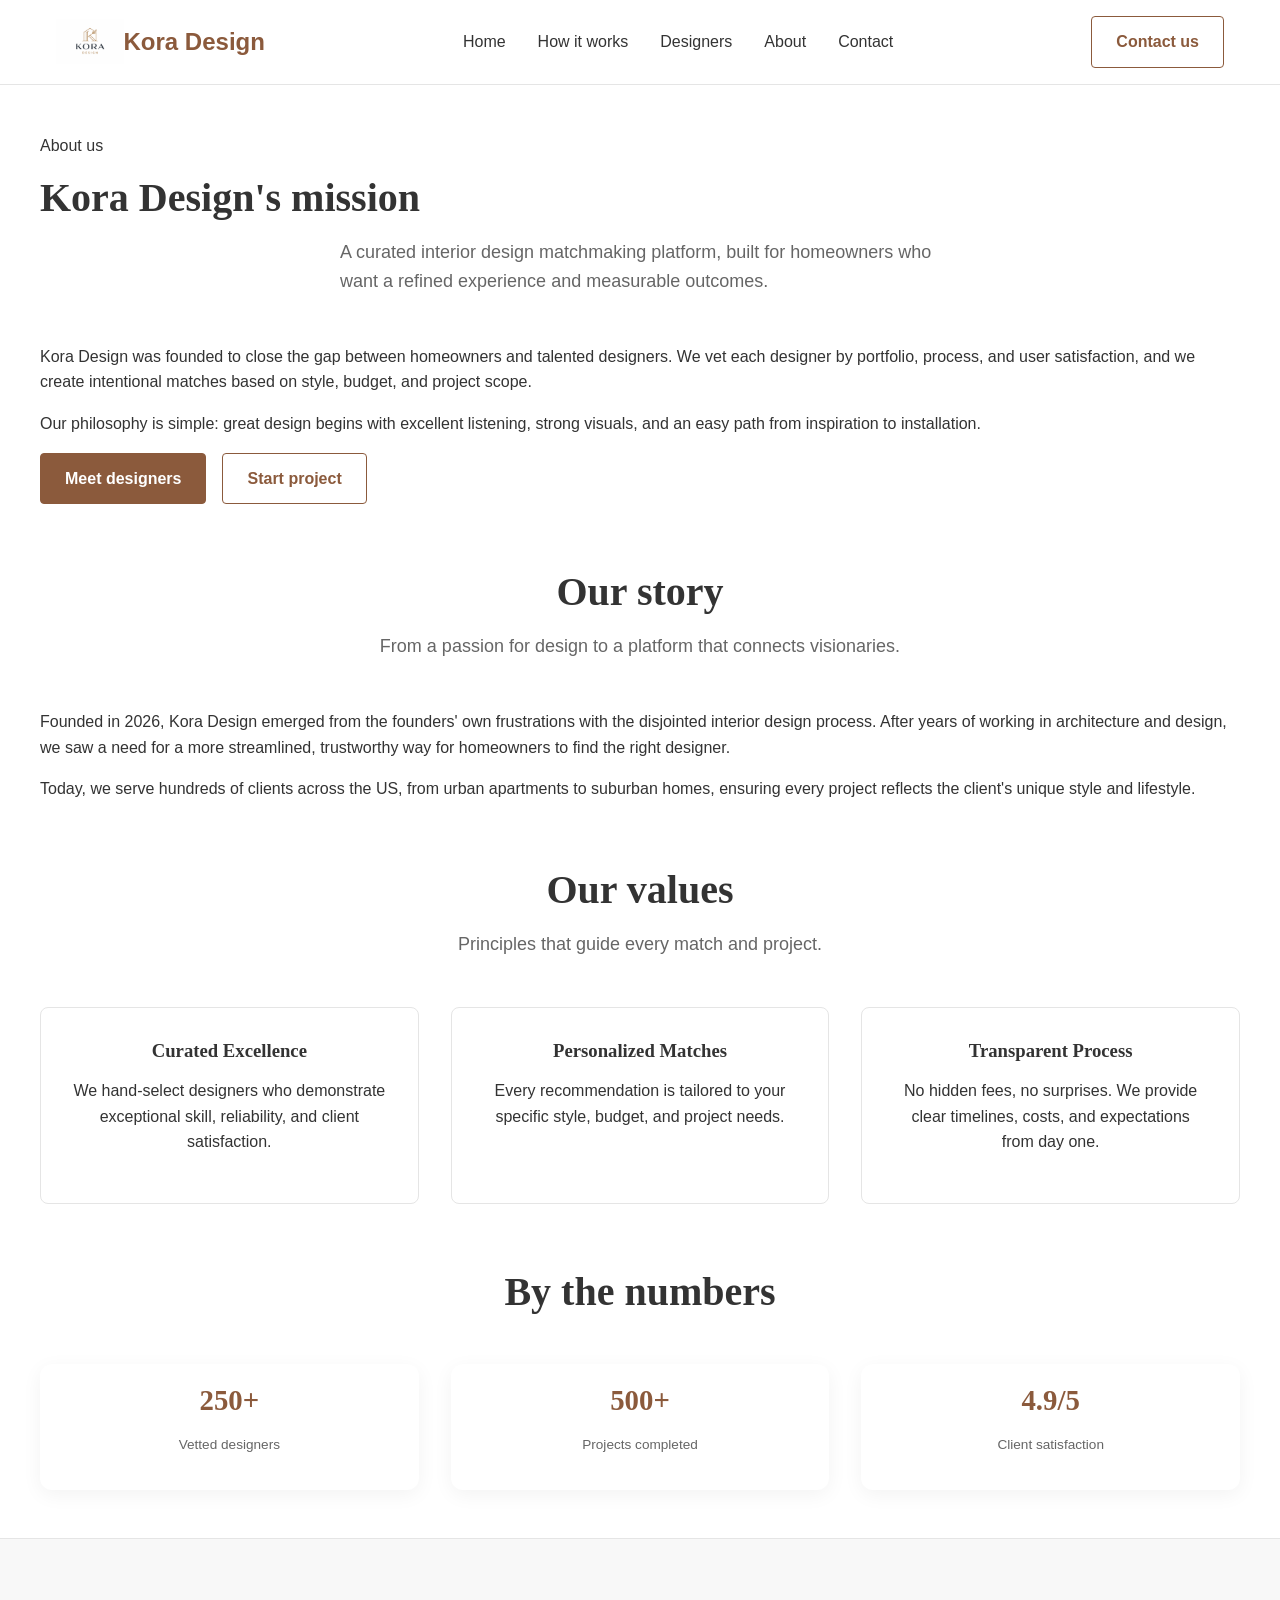
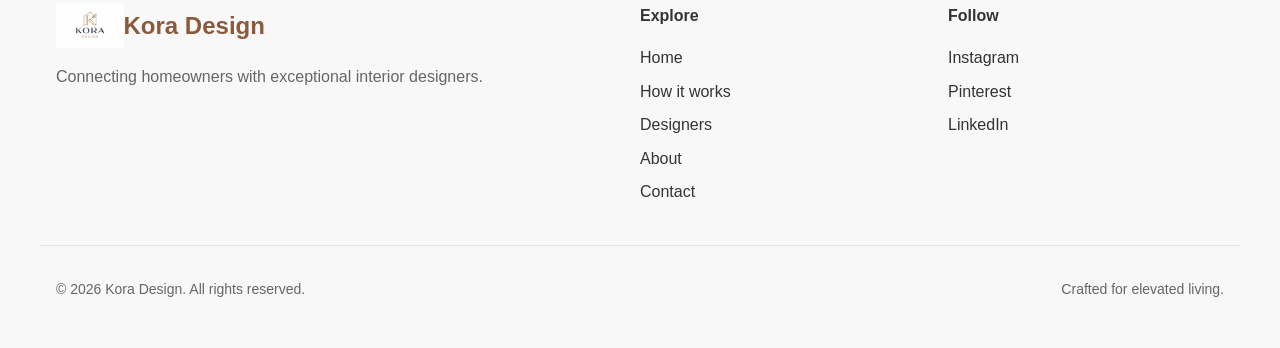
<file: about.html>
<!DOCTYPE html>
<html lang="en">
<head>
  <meta charset="UTF-8" />
  <meta name="viewport" content="width=device-width, initial-scale=1.0" />
  <title>About | Kora Design</title>
  <link rel="stylesheet" href="styles.css" />
    <link rel="icon" type="image/svg+xml" href="assets/logo.png" />

</head>
<body>
  <header class="site-header">
    <div class="container header-inner">
<a href="index.html" class="brand" aria-label="Kora Design home">
            <img src="assets/logo.png" alt="Kora Design Logo" class="brand-logo" />
              <span class="brand-text">Kora Design</span>
        </a>      <nav class="main-nav" aria-label="Primary navigation">
        <ul class="nav-list">
          <li><a href="index.html">Home</a></li>
          <li><a href="how-it-works.html">How it works</a></li>
          <li><a href="designers.html">Designers</a></li>
          <li><a href="about.html">About</a></li>
          <li><a href="contact.html">Contact</a></li>
        </ul>
      </nav>
      <a href="contact.html" class="btn btn-secondary">Contact us</a>
    </div>
  </header>

  <main class="container" style="padding: 3rem 0;">
    <section>
      <div class="section-heading" style="text-align:left;">
        <p class="eyebrow">About us</p>
        <h1 class="section-title">Kora Design's mission</h1>
        <p class="section-intro">A curated interior design matchmaking platform, built for homeowners who want a refined experience and measurable outcomes.</p>
      </div>
      <p>Kora Design was founded to close the gap between homeowners and talented designers. We vet each designer by portfolio, process, and user satisfaction, and we create intentional matches based on style, budget, and project scope.</p>
      <p>Our philosophy is simple: great design begins with excellent listening, strong visuals, and an easy path from inspiration to installation.</p>
      <div class="hero-actions">
        <a href="designers.html" class="btn btn-primary">Meet designers</a>
        <a href="contact.html" class="btn btn-secondary">Start project</a>
      </div>
    </section>

    <section class="about-story" style="margin-top: 4rem;">
      <div class="section-heading">
        <h2 class="section-title">Our story</h2>
        <p class="section-intro">From a passion for design to a platform that connects visionaries.</p>
      </div>
      <p>Founded in 2026, Kora Design emerged from the founders' own frustrations with the disjointed interior design process. After years of working in architecture and design, we saw a need for a more streamlined, trustworthy way for homeowners to find the right designer.</p>
      <p>Today, we serve hundreds of clients across the US, from urban apartments to suburban homes, ensuring every project reflects the client's unique style and lifestyle.</p>
    </section>

    <section class="about-values" style="margin-top: 4rem;">
      <div class="section-heading">
        <h2 class="section-title">Our values</h2>
        <p class="section-intro">Principles that guide every match and project.</p>
      </div>
      <div class="values-grid" style="display: grid; grid-template-columns: repeat(auto-fit, minmax(250px, 1fr)); gap: 2rem; margin-top: 2rem;">
        <div class="value-card" style="text-align: center; padding: 2rem; border: 1px solid #e5e5e5; border-radius: 0.5rem;">
          <h3>Curated Excellence</h3>
          <p>We hand-select designers who demonstrate exceptional skill, reliability, and client satisfaction.</p>
        </div>
        <div class="value-card" style="text-align: center; padding: 2rem; border: 1px solid #e5e5e5; border-radius: 0.5rem;">
          <h3>Personalized Matches</h3>
          <p>Every recommendation is tailored to your specific style, budget, and project needs.</p>
        </div>
        <div class="value-card" style="text-align: center; padding: 2rem; border: 1px solid #e5e5e5; border-radius: 0.5rem;">
          <h3>Transparent Process</h3>
          <p>No hidden fees, no surprises. We provide clear timelines, costs, and expectations from day one.</p>
        </div>
      </div>
    </section>

    <section class="about-stats" style="margin-top: 4rem; text-align: center;">
      <div class="section-heading">
        <h2 class="section-title">By the numbers</h2>
      </div>
      <div class="stats-grid" style="display: flex; justify-content: center; gap: 2rem; margin-top: 2rem;">
        <div class="stat">
          <h3>250+</h3>
          <p>Vetted designers</p>
        </div>
        <div class="stat">
          <h3>500+</h3>
          <p>Projects completed</p>
        </div>
        <div class="stat">
          <h3>4.9/5</h3>
          <p>Client satisfaction</p>
        </div>
      </div>
    </section>
  </main>

  <footer class="site-footer">
    <div class="container footer-grid">
      <div class="footer-brand">
<a href="index.html" class="brand" aria-label="Kora Design home">
            <img src="assets/logo.png" alt="Kora Design Logo" class="brand-logo" />
              <span class="brand-text">Kora Design</span>
        </a>        <p>Connecting homeowners with exceptional interior designers.</p>
      </div>
      <nav class="footer-nav" aria-label="Footer navigation">
        <p class="footer-title">Explore</p>
        <ul>
          <li><a href="index.html">Home</a></li>
          <li><a href="how-it-works.html">How it works</a></li>
          <li><a href="designers.html">Designers</a></li>
          <li><a href="about.html">About</a></li>
          <li><a href="contact.html">Contact</a></li>
        </ul>
      </nav>
      <div class="footer-social">
        <p class="footer-title">Follow</p>
        <ul>
          <li><a href="#">Instagram</a></li>
          <li><a href="#">Pinterest</a></li>
          <li><a href="#">LinkedIn</a></li>
        </ul>
      </div>
    </div>
    <div class="container footer-bottom">
      <p>© 2026 Kora Design. All rights reserved.</p>
      <p>Crafted for elevated living.</p>
    </div>
  </footer>
</body>
</html>
</file>
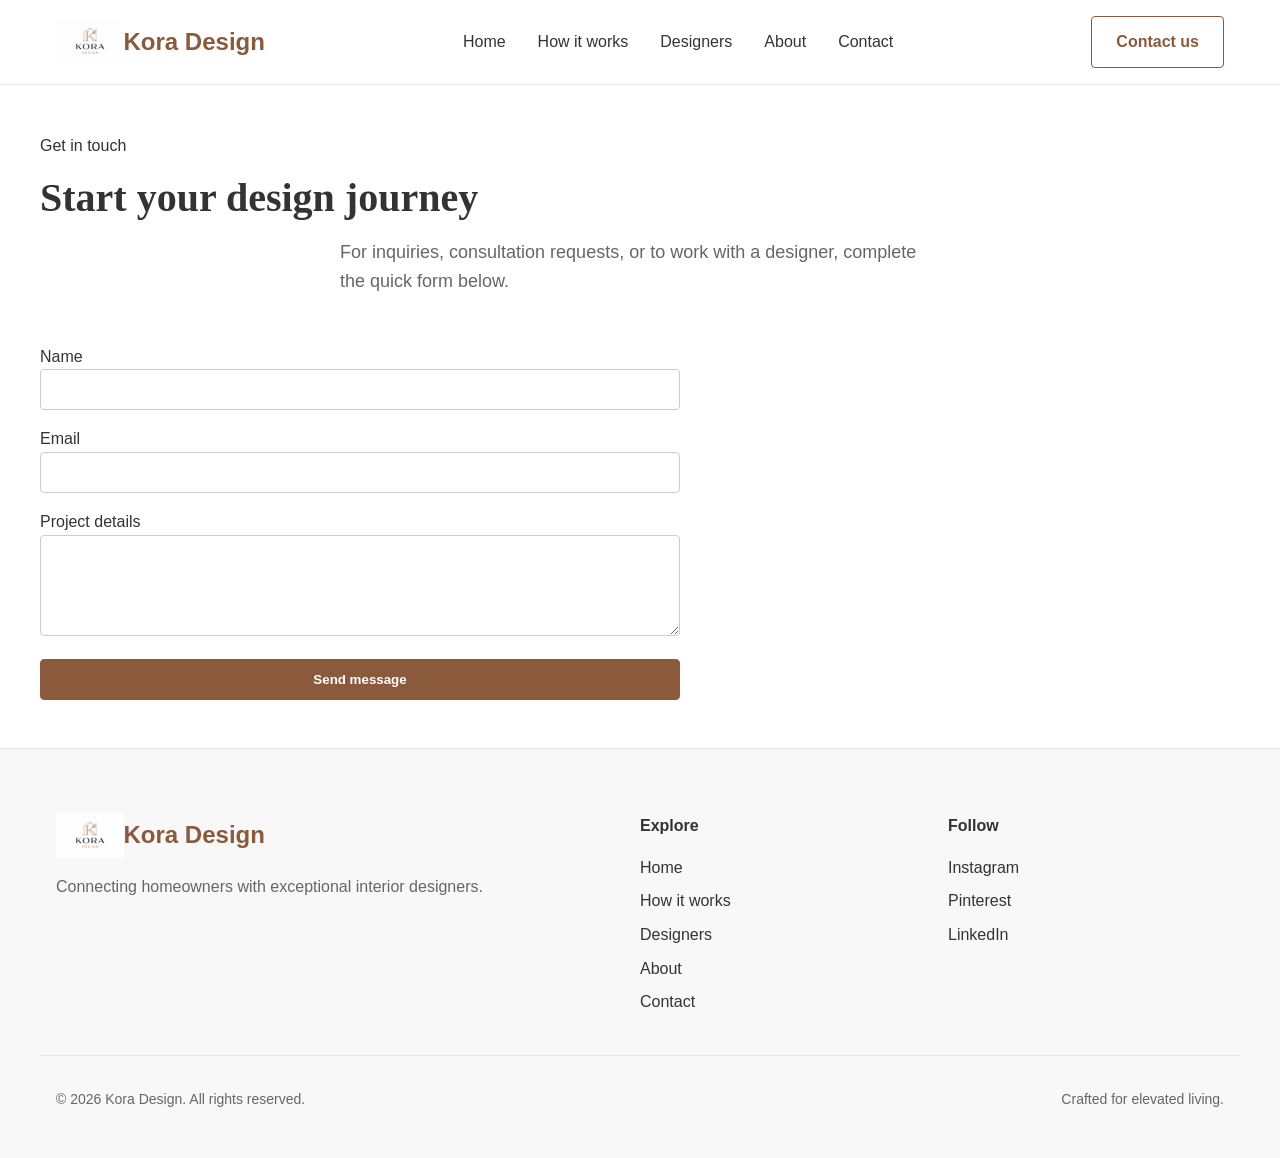
<file: contact.html>
<!DOCTYPE html>
<html lang="en">
<head>
  <meta charset="UTF-8" />
  <meta name="viewport" content="width=device-width, initial-scale=1.0" />
  <title>Contact | Kora Design</title>
  <link rel="stylesheet" href="styles.css" />
    <link rel="icon" type="image/svg+xml" href="assets/logo.png" />

</head>
<body>
  <header class="site-header">
    <div class="container header-inner">
     <a href="#top" class="brand" aria-label="Kora Design home">
            <img src="assets/logo.png" alt="Kora Design Logo" class="brand-logo" />
              <span class="brand-text">Kora Design</span>
        </a>
      <nav class="main-nav" aria-label="Primary navigation">
        <ul class="nav-list">
          <li><a href="index.html">Home</a></li>
          <li><a href="how-it-works.html">How it works</a></li>
          <li><a href="designers.html">Designers</a></li>
          <li><a href="about.html">About</a></li>
          <li><a href="contact.html">Contact</a></li>
        </ul>
      </nav>
      <a href="contact.html" class="btn btn-secondary">Contact us</a>
    </div>
  </header>

  <main class="container" style="padding: 3rem 0;">
    <section>
      <div class="section-heading" style="text-align:left;">
        <p class="eyebrow">Get in touch</p>
        <h1 class="section-title">Start your design journey</h1>
        <p class="section-intro">For inquiries, consultation requests, or to work with a designer, complete the quick form below.</p>
      </div>
      <form action="mailto:hello@mausolution.com" method="post" enctype="text/plain" style="display: grid; gap: 1rem; max-width: 640px;">
        <label>Name <input type="text" name="Name" required style="width:100%;padding:.75rem;border:1px solid #ccc;border-radius:.25rem;"></label>
        <label>Email <input type="email" name="Email" required style="width:100%;padding:.75rem;border:1px solid #ccc;border-radius:.25rem;"></label>
        <label>Project details <textarea name="Message" rows="5" required style="width:100%;padding:.75rem;border:1px solid #ccc;border-radius:.25rem;"></textarea></label>
        <button type="submit" class="btn btn-primary">Send message</button>
      </form>
    </section>
  </main>

  <footer class="site-footer">
    <div class="container footer-grid">
      <div class="footer-brand">
<a href="index.html" class="brand" aria-label="Kora Design home">
            <img src="assets/logo.png" alt="Kora Design Logo" class="brand-logo" />
              <span class="brand-text">Kora Design</span>
        </a>        <p>Connecting homeowners with exceptional interior designers.</p>
      </div>
      <nav class="footer-nav" aria-label="Footer navigation">
        <p class="footer-title">Explore</p>
        <ul>
          <li><a href="index.html">Home</a></li>
          <li><a href="how-it-works.html">How it works</a></li>
          <li><a href="designers.html">Designers</a></li>
          <li><a href="about.html">About</a></li>
          <li><a href="contact.html">Contact</a></li>
        </ul>
      </nav>
      <div class="footer-social">
        <p class="footer-title">Follow</p>
        <ul>
          <li><a href="#">Instagram</a></li>
          <li><a href="#">Pinterest</a></li>
          <li><a href="#">LinkedIn</a></li>
        </ul>
      </div>
    </div>
    <div class="container footer-bottom">
      <p>© 2026 Kora Design. All rights reserved.</p>
      <p>Crafted for elevated living.</p>
    </div>
  </footer>
</body>
</html>
</file>
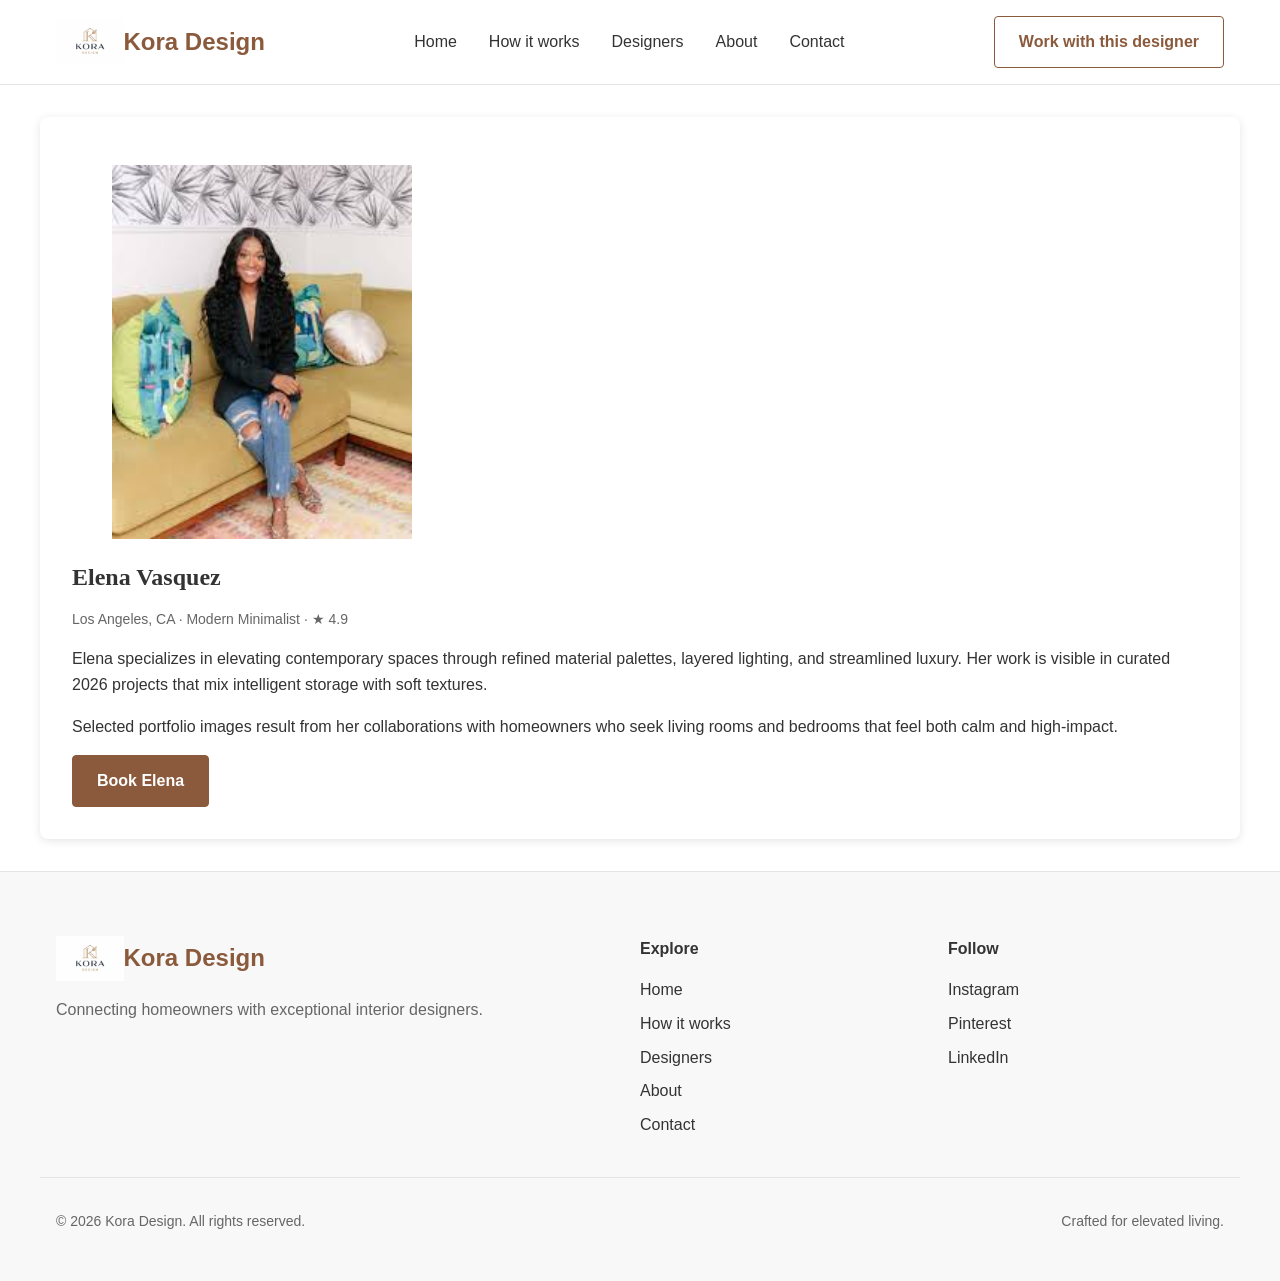
<file: designer-elena.html>
<!DOCTYPE html>
<html lang="en">
<head>
  <meta charset="UTF-8" />
  <meta name="viewport" content="width=device-width, initial-scale=1.0" />
  <title>Elena Vasquez | Kora Design</title>
  <link rel="stylesheet" href="styles.css" />
    <link rel="icon" type="image/svg+xml" href="assets/logo.png" />

</head>
<body>
  <header class="site-header">
    <div class="container header-inner">
<a href="#top" class="brand" aria-label="Kora Design home">
            <img src="assets/logo.png" alt="Kora Design Logo" class="brand-logo" />
              <span class="brand-text">Kora Design</span>
        </a>      <nav class="main-nav" aria-label="Primary navigation">
        <ul class="nav-list">
          <li><a href="index.html">Home</a></li>
          <li><a href="how-it-works.html">How it works</a></li>
          <li><a href="designers.html">Designers</a></li>
          <li><a href="about.html">About</a></li>
          <li><a href="contact.html">Contact</a></li>
        </ul>
      </nav>
      <a href="contact.html" class="btn btn-secondary">Work with this designer</a>
    </div>
  </header>

  <main class="container" style="padding: 2rem 0;">
    <article class="designer-card">
      <figure class="designer-image"><img src="assets/1.jpeg" alt="Elena Vasquez" /></figure>
      <div class="designer-card-body">
        <h1>Elena Vasquez</h1>
        <p class="designer-location">Los Angeles, CA · Modern Minimalist · ★ 4.9</p>
        <p>Elena specializes in elevating contemporary spaces through refined material palettes, layered lighting, and streamlined luxury. Her work is visible in curated 2026 projects that mix intelligent storage with soft textures.</p>
        <p>Selected portfolio images result from her collaborations with homeowners who seek living rooms and bedrooms that feel both calm and high-impact.</p>
        <a href="contact.html" class="btn btn-primary">Book Elena</a>
      </div>
    </article>
  </main>

  <footer class="site-footer">
    <div class="container footer-grid">
      <div class="footer-brand">
<a href="index.html" class="brand" aria-label="Kora Design home">
            <img src="assets/logo.png" alt="Kora Design Logo" class="brand-logo" />
              <span class="brand-text">Kora Design</span>
        </a>        <p>Connecting homeowners with exceptional interior designers.</p>
      </div>
      <nav class="footer-nav" aria-label="Footer navigation">
        <p class="footer-title">Explore</p>
        <ul>
          <li><a href="index.html">Home</a></li>
          <li><a href="how-it-works.html">How it works</a></li>
          <li><a href="designers.html">Designers</a></li>
          <li><a href="about.html">About</a></li>
          <li><a href="contact.html">Contact</a></li>
        </ul>
      </nav>
      <div class="footer-social">
        <p class="footer-title">Follow</p>
        <ul>
          <li><a href="#">Instagram</a></li>
          <li><a href="#">Pinterest</a></li>
          <li><a href="#">LinkedIn</a></li>
        </ul>
      </div>
    </div>
    <div class="container footer-bottom">
      <p>© 2026 Kora Design. All rights reserved.</p>
      <p>Crafted for elevated living.</p>
    </div>
  </footer>
</body>
</html>
</file>
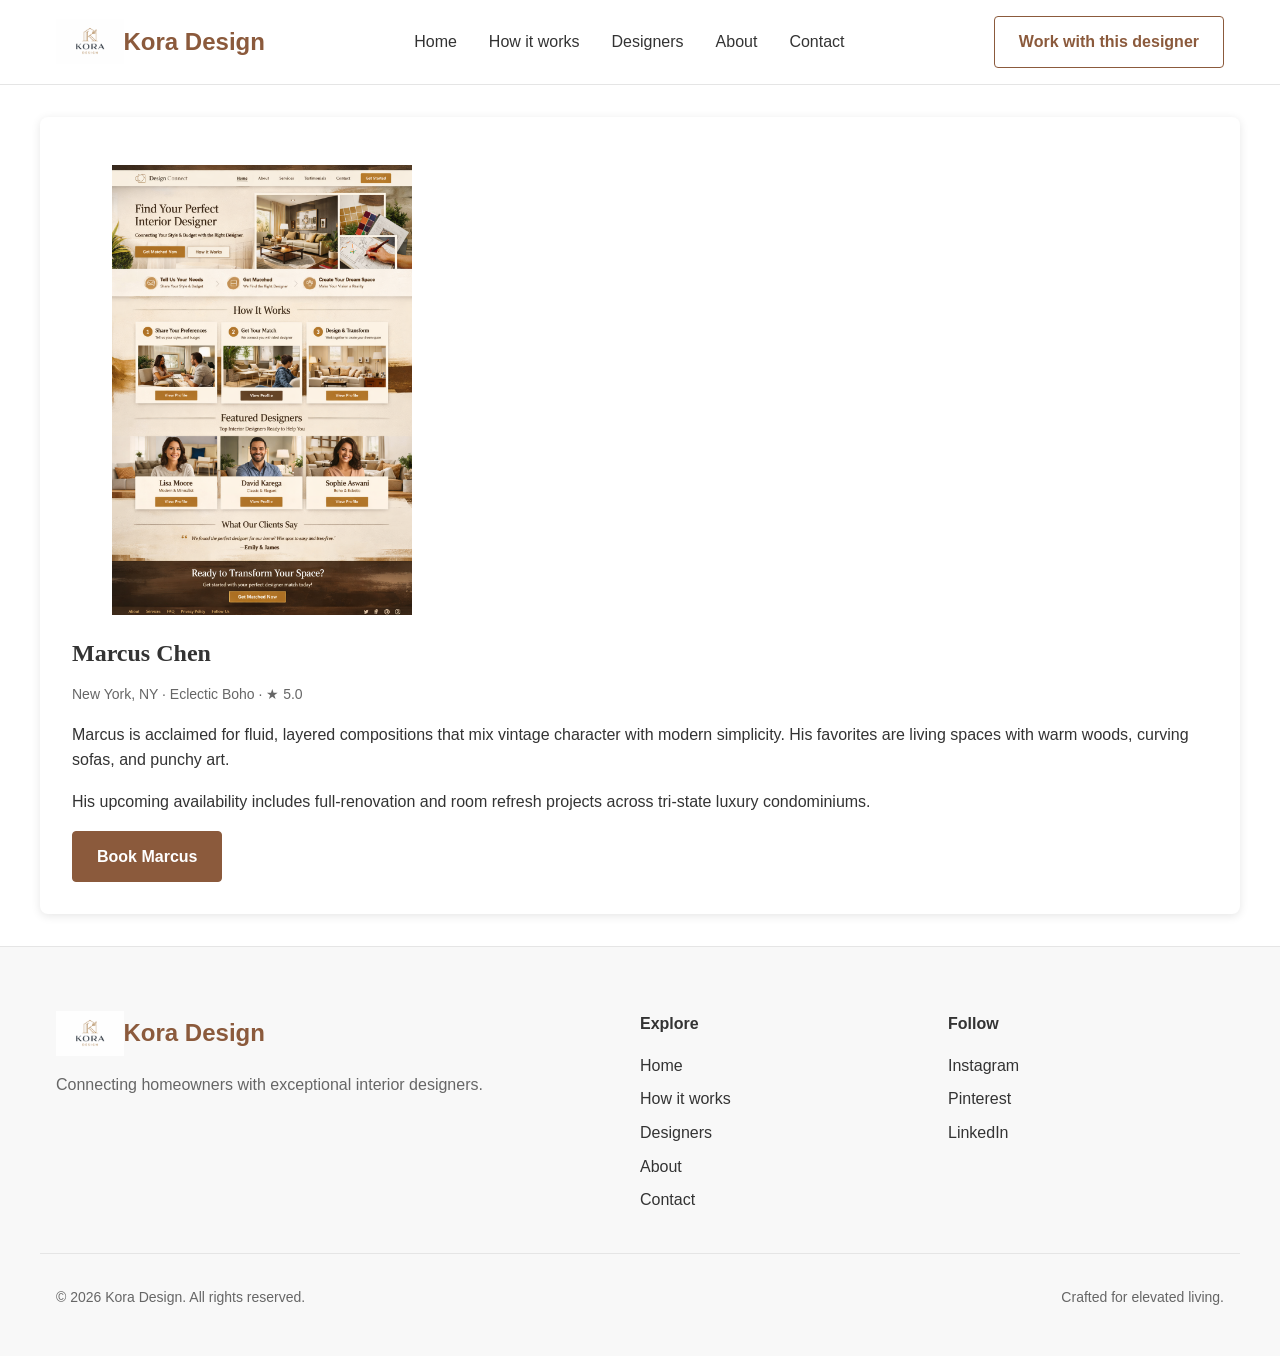
<file: designer-marcus.html>
<!DOCTYPE html>
<html lang="en">
<head>
  <meta charset="UTF-8" />
  <meta name="viewport" content="width=device-width, initial-scale=1.0" />
  <title>Marcus Chen | Kora Design</title>
  <link rel="stylesheet" href="styles.css" />
    <link rel="icon" type="image/svg+xml" href="assets/logo.png" />

</head>
<body>
  <header class="site-header">
    <div class="container header-inner">
<a href="#top" class="brand" aria-label="Kora Design home">
            <img src="assets/logo.png" alt="Kora Design Logo" class="brand-logo" />
              <span class="brand-text">Kora Design</span>
        </a>      <nav class="main-nav" aria-label="Primary navigation">
        <ul class="nav-list">
          <li><a href="index.html">Home</a></li>
          <li><a href="how-it-works.html">How it works</a></li>
          <li><a href="designers.html">Designers</a></li>
          <li><a href="about.html">About</a></li>
          <li><a href="contact.html">Contact</a></li>
        </ul>
      </nav>
      <a href="contact.html" class="btn btn-secondary">Work with this designer</a>
    </div>
  </header>

  <main class="container" style="padding: 2rem 0;">
    <article class="designer-card">
      <figure class="designer-image"><img src="assets/designer.png" alt="Marcus Chen" /></figure>
      <div class="designer-card-body">
        <h1>Marcus Chen</h1>
        <p class="designer-location">New York, NY · Eclectic Boho · ★ 5.0</p>
        <p>Marcus is acclaimed for fluid, layered compositions that mix vintage character with modern simplicity. His favorites are living spaces with warm woods, curving sofas, and punchy art.</p>
        <p>His upcoming availability includes full-renovation and room refresh projects across tri-state luxury condominiums.</p>
        <a href="contact.html" class="btn btn-primary">Book Marcus</a>
      </div>
    </article>
  </main>

  <footer class="site-footer">
    <div class="container footer-grid">
      <div class="footer-brand">
<a href="index.html" class="brand" aria-label="Kora Design home">
            <img src="assets/logo.png" alt="Kora Design Logo" class="brand-logo" />
              <span class="brand-text">Kora Design</span>
        </a>        <p>Connecting homeowners with exceptional interior designers.</p>
      </div>
      <nav class="footer-nav" aria-label="Footer navigation">
        <p class="footer-title">Explore</p>
        <ul>
          <li><a href="index.html">Home</a></li>
          <li><a href="how-it-works.html">How it works</a></li>
          <li><a href="designers.html">Designers</a></li>
          <li><a href="about.html">About</a></li>
          <li><a href="contact.html">Contact</a></li>
        </ul>
      </nav>
      <div class="footer-social">
        <p class="footer-title">Follow</p>
        <ul>
          <li><a href="#">Instagram</a></li>
          <li><a href="#">Pinterest</a></li>
          <li><a href="#">LinkedIn</a></li>
        </ul>
      </div>
    </div>
    <div class="container footer-bottom">
      <p>© 2026 Kora Design. All rights reserved.</p>
      <p>Crafted for elevated living.</p>
    </div>
  </footer>
</body>
</html>
</file>
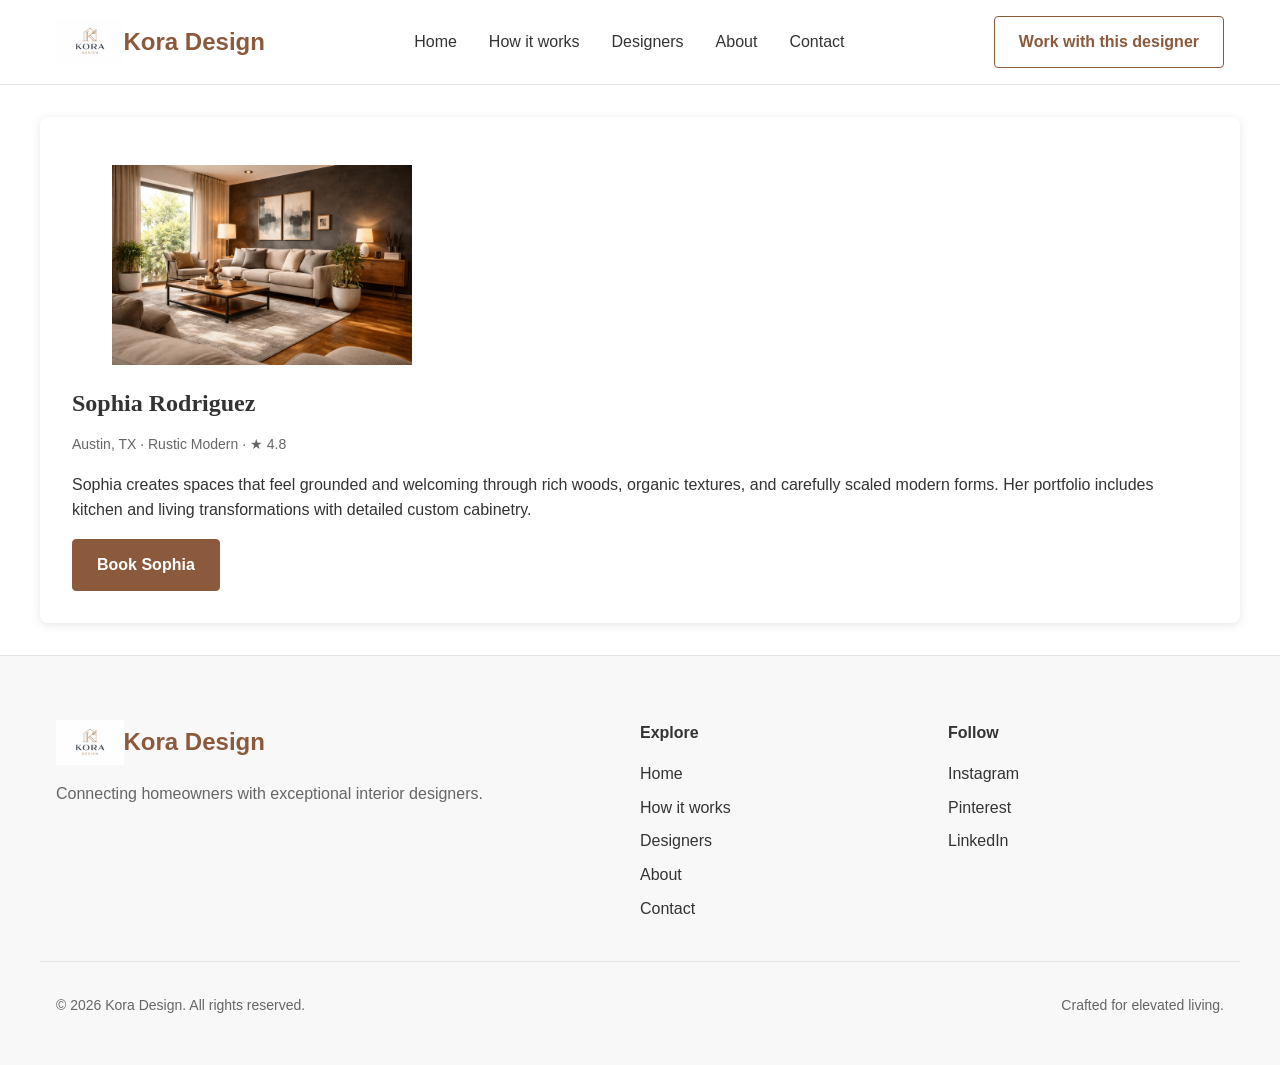
<file: designer-sophia.html>
<!DOCTYPE html>
<html lang="en">
<head>
  <meta charset="UTF-8" />
  <meta name="viewport" content="width=device-width, initial-scale=1.0" />
  <title>Sophia Rodriguez | Kora Design</title>
  <link rel="stylesheet" href="styles.css" />
    <link rel="icon" type="image/svg+xml" href="assets/logo.png" />

</head>
<body>
  <header class="site-header">
    <div class="container header-inner">
<a href="#top" class="brand" aria-label="Kora Design home">
            <img src="assets/logo.png" alt="Kora Design Logo" class="brand-logo" />
              <span class="brand-text">Kora Design</span>
        </a>      <nav class="main-nav" aria-label="Primary navigation">
        <ul class="nav-list">
          <li><a href="index.html">Home</a></li>
          <li><a href="how-it-works.html">How it works</a></li>
          <li><a href="designers.html">Designers</a></li>
          <li><a href="about.html">About</a></li>
          <li><a href="contact.html">Contact</a></li>
        </ul>
      </nav>
      <a href="contact.html" class="btn btn-secondary">Work with this designer</a>
    </div>
  </header>

  <main class="container" style="padding: 2rem 0;">
    <article class="designer-card">
      <figure class="designer-image"><img src="assets/living.png" alt="Sophia Rodriguez" /></figure>
      <div class="designer-card-body">
        <h1>Sophia Rodriguez</h1>
        <p class="designer-location">Austin, TX · Rustic Modern · ★ 4.8</p>
        <p>Sophia creates spaces that feel grounded and welcoming through rich woods, organic textures, and carefully scaled modern forms. Her portfolio includes kitchen and living transformations with detailed custom cabinetry.</p>
        <a href="contact.html" class="btn btn-primary">Book Sophia</a>
      </div>
    </article>
  </main>

  <footer class="site-footer">
    <div class="container footer-grid">
      <div class="footer-brand">
<a href="index.html" class="brand" aria-label="Kora Design home">
            <img src="assets/logo.png" alt="Kora Design Logo" class="brand-logo" />
              <span class="brand-text">Kora Design</span>
        </a>        <p>Connecting homeowners with exceptional interior designers.</p>
      </div>
      <nav class="footer-nav" aria-label="Footer navigation">
        <p class="footer-title">Explore</p>
        <ul>
          <li><a href="index.html">Home</a></li>
          <li><a href="how-it-works.html">How it works</a></li>
          <li><a href="designers.html">Designers</a></li>
          <li><a href="about.html">About</a></li>
          <li><a href="contact.html">Contact</a></li>
        </ul>
      </nav>
      <div class="footer-social">
        <p class="footer-title">Follow</p>
        <ul>
          <li><a href="#">Instagram</a></li>
          <li><a href="#">Pinterest</a></li>
          <li><a href="#">LinkedIn</a></li>
        </ul>
      </div>
    </div>
    <div class="container footer-bottom">
      <p>© 2026 Kora Design. All rights reserved.</p>
      <p>Crafted for elevated living.</p>
    </div>
  </footer>
</body>
</html>
</file>
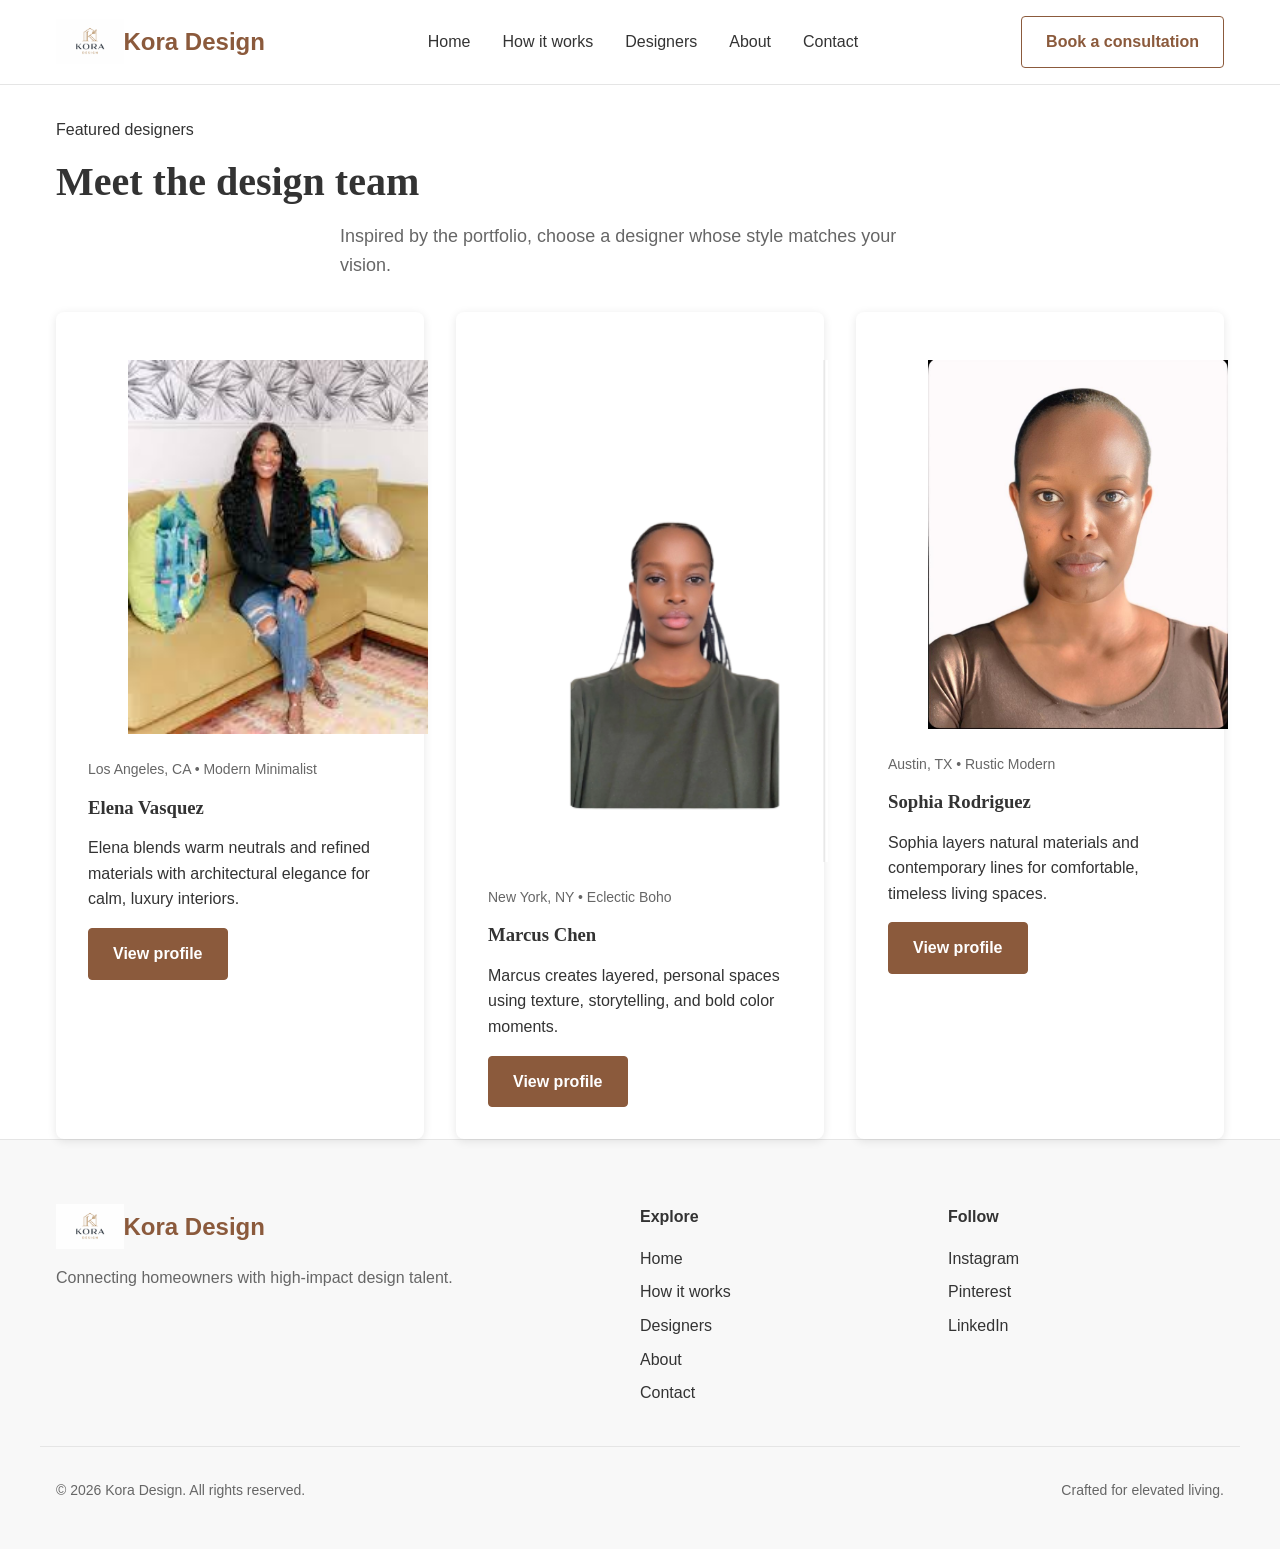
<file: designers.html>
<!DOCTYPE html>
<html lang="en">
<head>
  <meta charset="UTF-8" />
  <meta name="viewport" content="width=device-width, initial-scale=1.0" />
  <title>Kora Design | Designers</title>
  <link rel="stylesheet" href="styles.css" />
    <link rel="icon" type="image/svg+xml" href="assets/logo.png" />

</head>
<body>
  <header class="site-header">
    <div class="container header-inner">
      <a href="index.html" class="brand" aria-label="Kora Design home">
            <img src="assets/logo.png" alt="Kora Design Logo" class="brand-logo" />
              <span class="brand-text">Kora Design</span>
        </a>
      <nav class="main-nav" aria-label="Primary navigation">
        <ul class="nav-list">
          <li><a href="index.html">Home</a></li>
          <li><a href="how-it-works.html">How it works</a></li>
          <li><a href="designers.html">Designers</a></li>
          <li><a href="about.html">About</a></li>
          <li><a href="contact.html">Contact</a></li>
        </ul>
      </nav>
      <a href="contact.html" class="btn btn-secondary">Book a consultation</a>
    </div>
  </header>

  <main class="section">
    <section class="container">      
      <div class="section-heading" style="text-align: left; margin-top: 2rem; margin-bottom: 2rem;">
        <p class="eyebrow">Featured designers</p>
        <h1 class="section-title">Meet the design team</h1>
        <p class="section-intro">Inspired by the portfolio, choose a designer whose style matches your vision.</p>
      </div>

      <div class="designers-grid">
        <article class="designer-card">
          <figure class="designer-image"><img src="assets/1.jpeg" alt="Elena Vasquez" /></figure>
          <div class="designer-card-body">
            <p class="designer-location">Los Angeles, CA • Modern Minimalist</p>
            <h3>Elena Vasquez</h3>
            <p>Elena blends warm neutrals and refined materials with architectural elegance for calm, luxury interiors.</p>
            <a href="designer-elena.html" class="btn btn-primary">View profile</a>
          </div>
        </article>

        <article class="designer-card">
          <figure class="designer-image"><img src="assets/team1.png" alt="Marcus Chen" /></figure>
          <div class="designer-card-body">
            <p class="designer-location">New York, NY • Eclectic Boho</p>
            <h3>Marcus Chen</h3>
            <p>Marcus creates layered, personal spaces using texture, storytelling, and bold color moments.</p>
            <a href="designer-marcus.html" class="btn btn-primary">View profile</a>
          </div>
        </article>

        <article class="designer-card">
          <figure class="designer-image"><img src="assets/team2.jpeg" alt="Sophia Rodriguez" /></figure>
          <div class="designer-card-body">
            <p class="designer-location">Austin, TX • Rustic Modern</p>
            <h3>Sophia Rodriguez</h3>
            <p>Sophia layers natural materials and contemporary lines for comfortable, timeless living spaces.</p>
            <a href="designer-sophia.html" class="btn btn-primary">View profile</a>
          </div>
        </article>
      </div>
    </section>
  </main>

  <footer class="site-footer">
    <div class="container footer-grid">
      <div class="footer-brand">
<a href="index.html" class="brand" aria-label="Kora Design home">
            <img src="assets/logo.png" alt="Kora Design Logo" class="brand-logo" />
              <span class="brand-text">Kora Design</span>
        </a>        <p>Connecting homeowners with high-impact design talent.</p>
      </div>
      <nav class="footer-nav" aria-label="Footer navigation">
        <p class="footer-title">Explore</p>
        <ul>
          <li><a href="index.html">Home</a></li>
          <li><a href="how-it-works.html">How it works</a></li>
          <li><a href="designers.html">Designers</a></li>
          <li><a href="about.html">About</a></li>
          <li><a href="contact.html">Contact</a></li>
        </ul>
      </nav>
      <div class="footer-social">
        <p class="footer-title">Follow</p>
        <ul>
          <li><a href="#">Instagram</a></li>
          <li><a href="#">Pinterest</a></li>
          <li><a href="#">LinkedIn</a></li>
        </ul>
      </div>
    </div>
    <div class="container footer-bottom">
      <p>© 2026 Kora Design. All rights reserved.</p>
      <p>Crafted for elevated living.</p>
    </div>
  </footer>
</body>
</html>
</file>
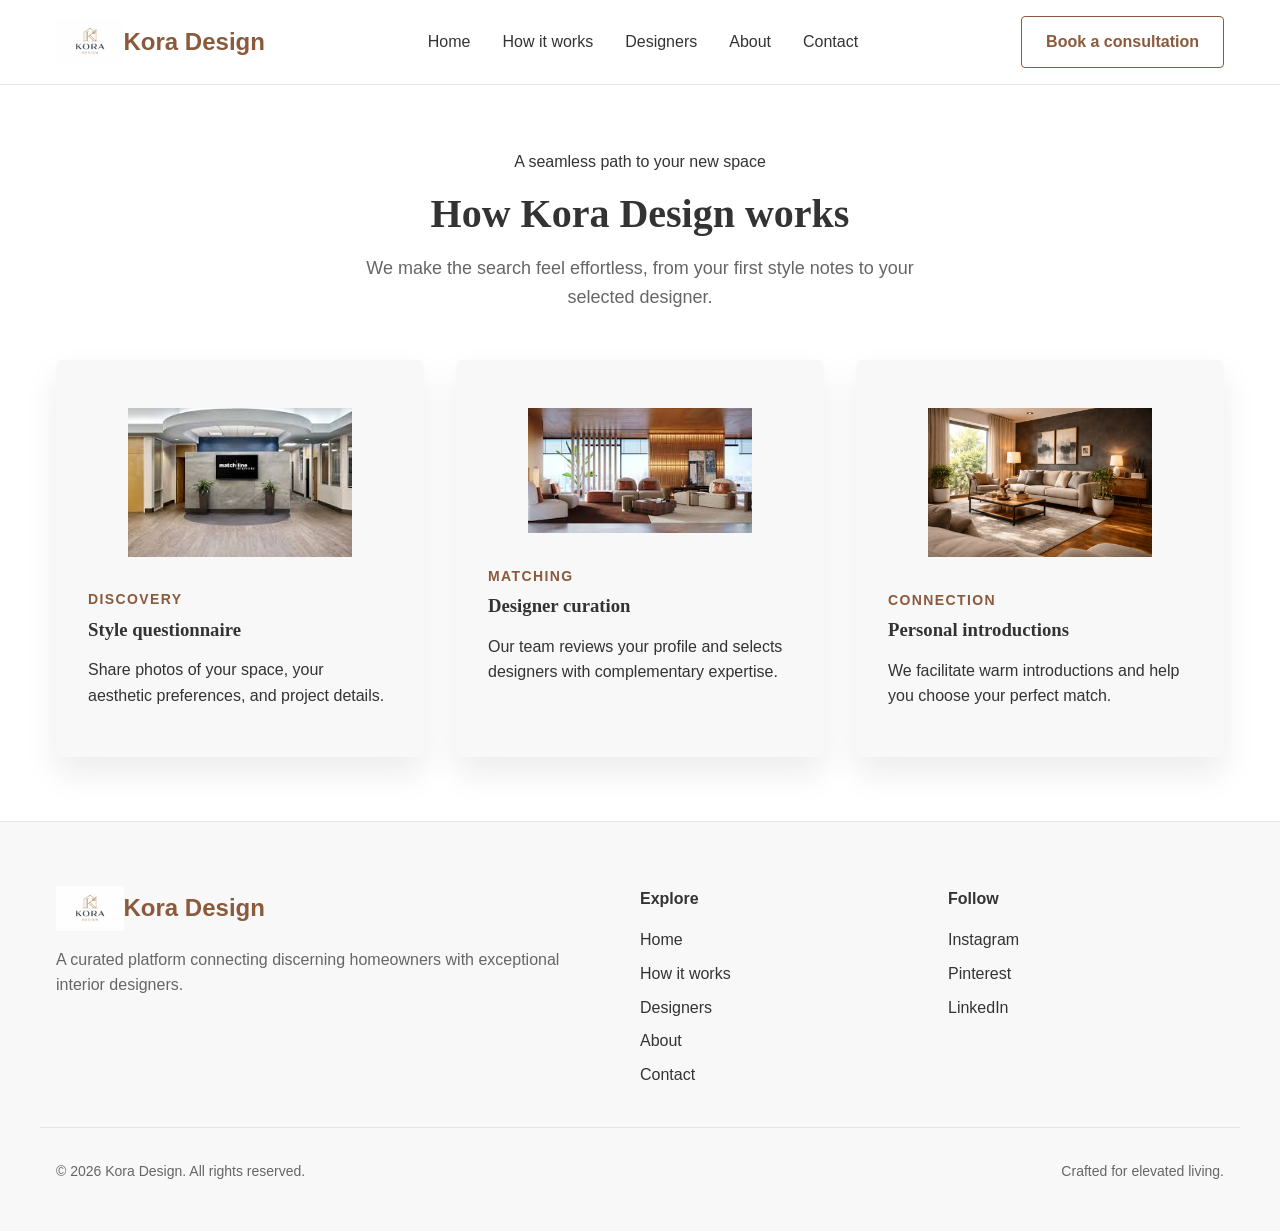
<file: how-it-works.html>
<!DOCTYPE html>
<html lang="en">
<head>
  <meta charset="UTF-8" />
  <meta name="viewport" content="width=device-width, initial-scale=1.0" />
  <title>How it works | Kora Design</title>
  <link rel="stylesheet" href="styles.css" />
    <link rel="icon" type="image/svg+xml" href="assets/logo.png" />

</head>
<body>
  <header class="site-header">
    <div class="container header-inner">
      <a href="index.html" class="brand" aria-label="Kora Design home">
            <img src="assets/logo.png" alt="Kora Design Logo" class="brand-logo" />
              <span class="brand-text">Kora Design</span>
        </a>
      <nav class="main-nav" aria-label="Primary navigation">
        <ul class="nav-list">
          <li><a href="index.html">Home</a></li>
          <li><a href="how-it-works.html">How it works</a></li>
          <li><a href="designers.html">Designers</a></li>
          <li><a href="about.html">About</a></li>
          <li><a href="contact.html">Contact</a></li>
        </ul>
      </nav>
      <a href="contact.html" class="btn btn-secondary">Book a consultation</a>
    </div>
  </header>

  <main>
    <section id="how-it-works" class="how-it-works">
      <div class="container">
        <div class="section-heading">
          <p class="eyebrow">A seamless path to your new space</p>
          <h1 class="section-title">How Kora Design works</h1>
          <p class="section-intro">
            We make the search feel effortless, from your first style notes to your selected designer.
          </p>
        </div>

        <div class="steps-grid">
          <article class="step-card">
            <figure class="step-image">
              <img src="assets/get.jpeg" alt="User holding interior design inspiration photo" />
            </figure>
            <div class="step-card-content">
              <p class="step-label">Discovery</p>
              <h3>Style questionnaire</h3>
              <p>Share photos of your space, your aesthetic preferences, and project details.</p>
            </div>
          </article>

          <article class="step-card">
            <figure class="step-image">
              <img src="assets/match.jpeg" alt="Matching concept visual" />
            </figure>
            <div class="step-card-content">
              <p class="step-label">Matching</p>
              <h3>Designer curation</h3>
              <p>Our team reviews your profile and selects designers with complementary expertise.</p>
            </div>
          </article>

          <article class="step-card">
            <figure class="step-image">
              <img src="assets/living.png" alt="Living room design" />
            </figure>
            <div class="step-card-content">
              <p class="step-label">Connection</p>
              <h3>Personal introductions</h3>
              <p>We facilitate warm introductions and help you choose your perfect match.</p>
            </div>
          </article>
        </div>
      </div>
    </section>
  </main>

  <footer class="site-footer">
    <div class="container footer-grid">
      <div class="footer-brand">
       <a href="index.html" class="brand" aria-label="Kora Design home">
            <img src="assets/logo.png" alt="Kora Design Logo" class="brand-logo" />
              <span class="brand-text">Kora Design</span>
        </a>
        <p>A curated platform connecting discerning homeowners with exceptional interior designers.</p>
      </div>
      <nav class="footer-nav" aria-label="Footer navigation">
        <p class="footer-title">Explore</p>
        <ul>
          <li><a href="index.html">Home</a></li>
          <li><a href="how-it-works.html">How it works</a></li>
          <li><a href="designers.html">Designers</a></li>
          <li><a href="about.html">About</a></li>
          <li><a href="contact.html">Contact</a></li>
        </ul>
      </nav>
      <div class="footer-social">
        <p class="footer-title">Follow</p>
        <ul>
          <li><a href="#">Instagram</a></li>
          <li><a href="#">Pinterest</a></li>
          <li><a href="#">LinkedIn</a></li>
        </ul>
      </div>
    </div>
    <div class="container footer-bottom">
      <p>© 2026 Kora Design. All rights reserved.</p>
      <p>Crafted for elevated living.</p>
    </div>
  </footer>
</body>
</html>
</file>
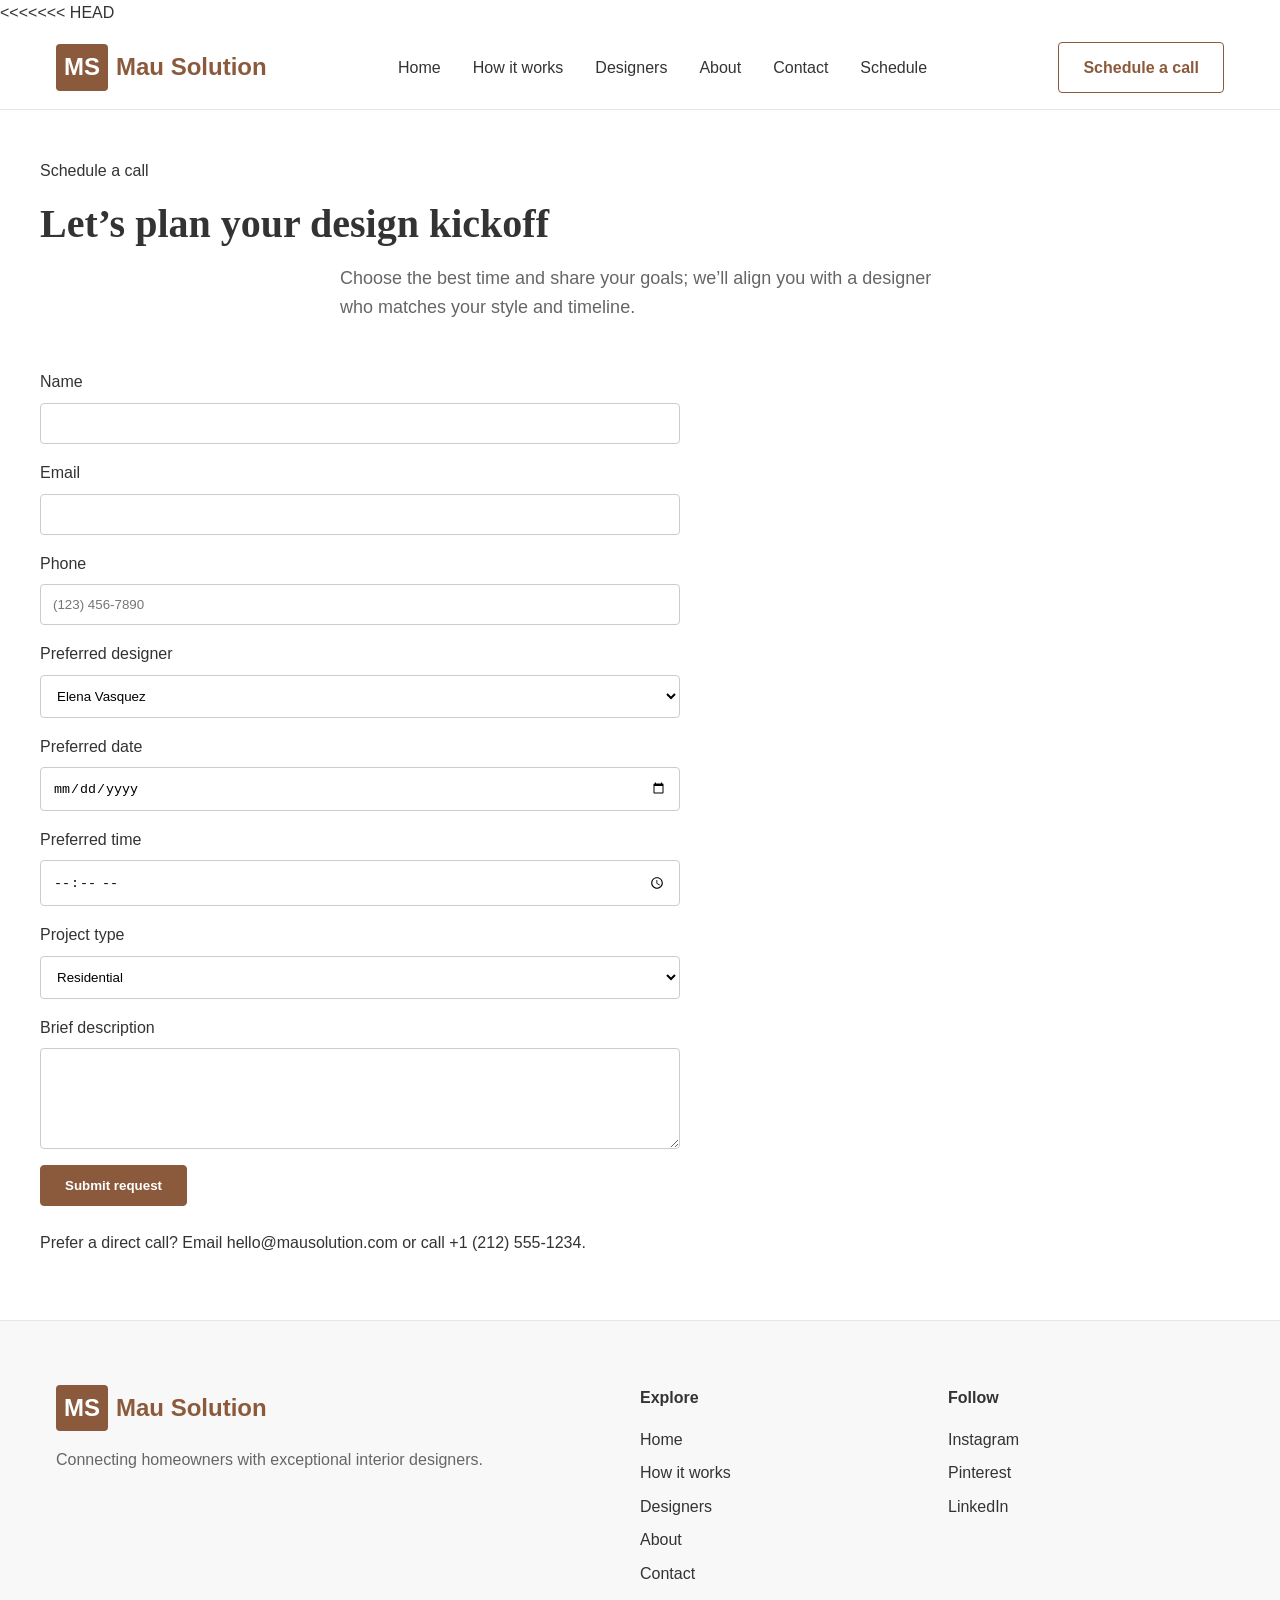
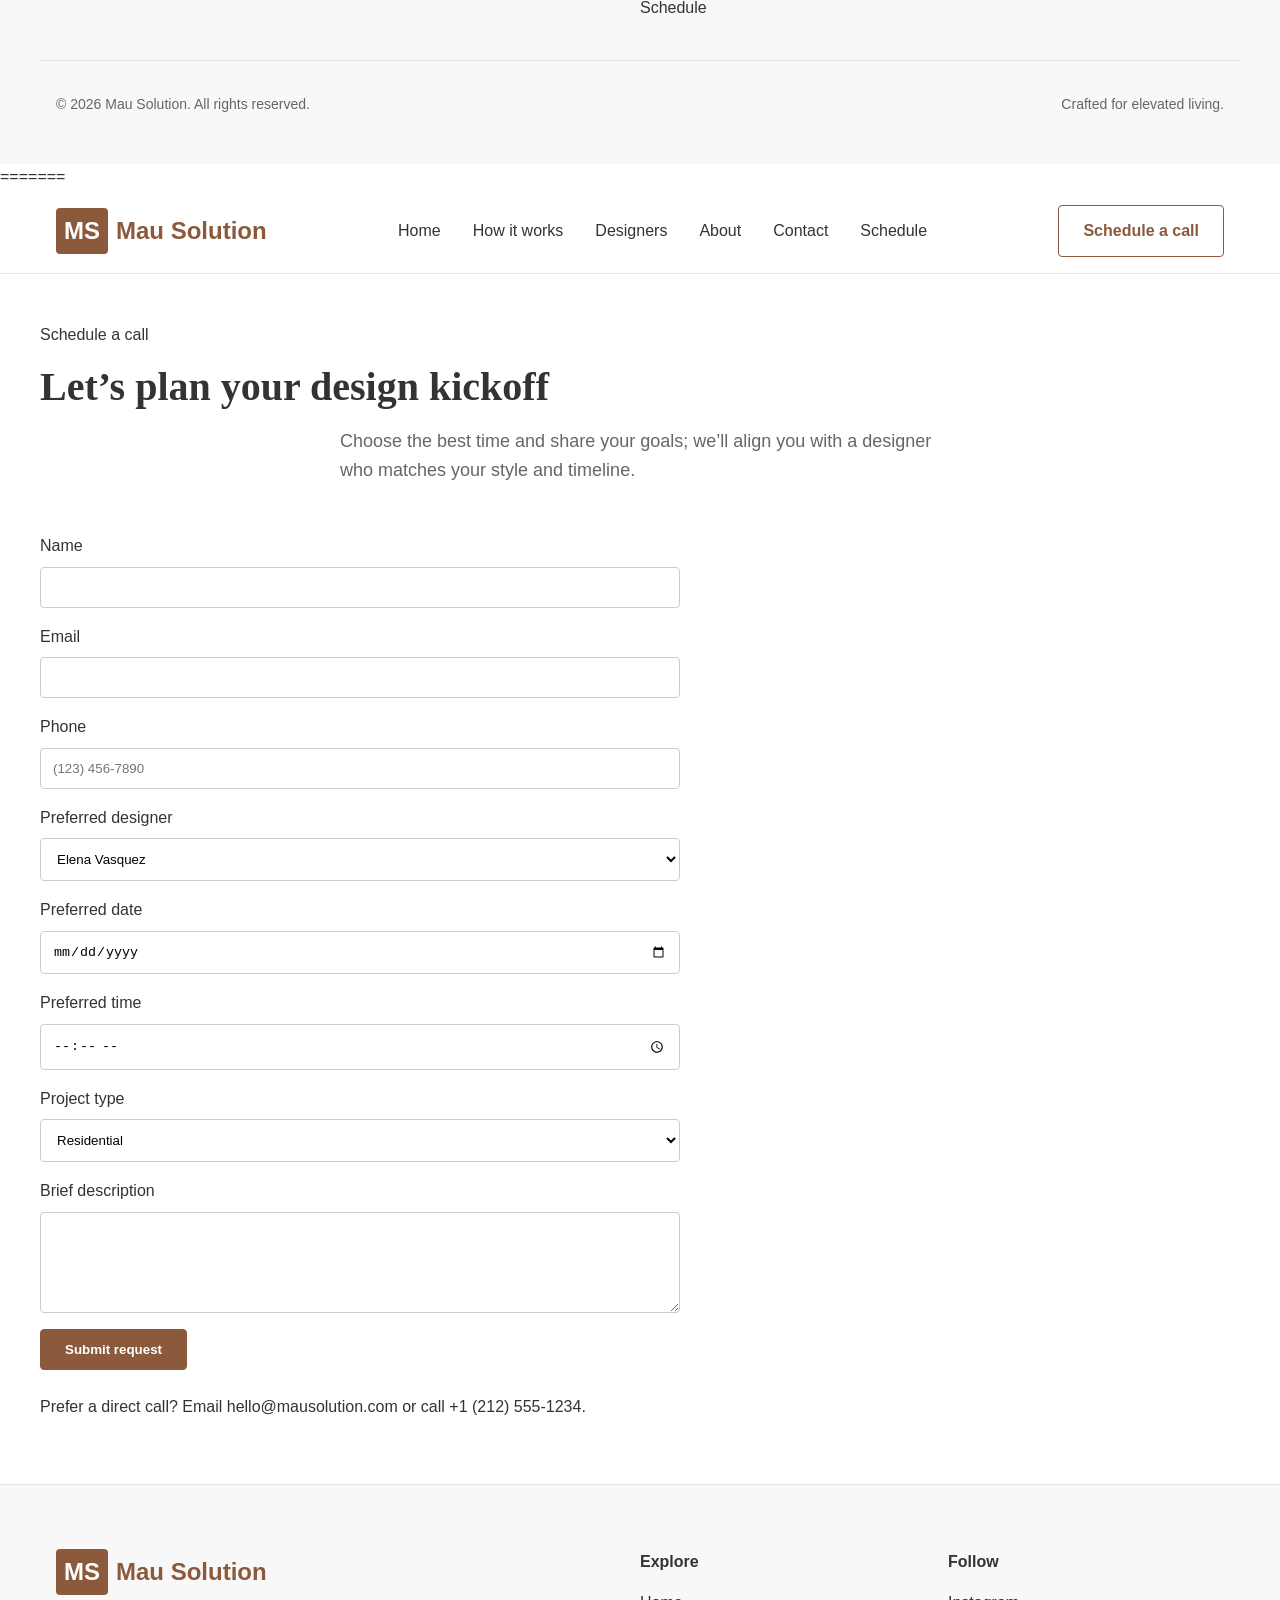
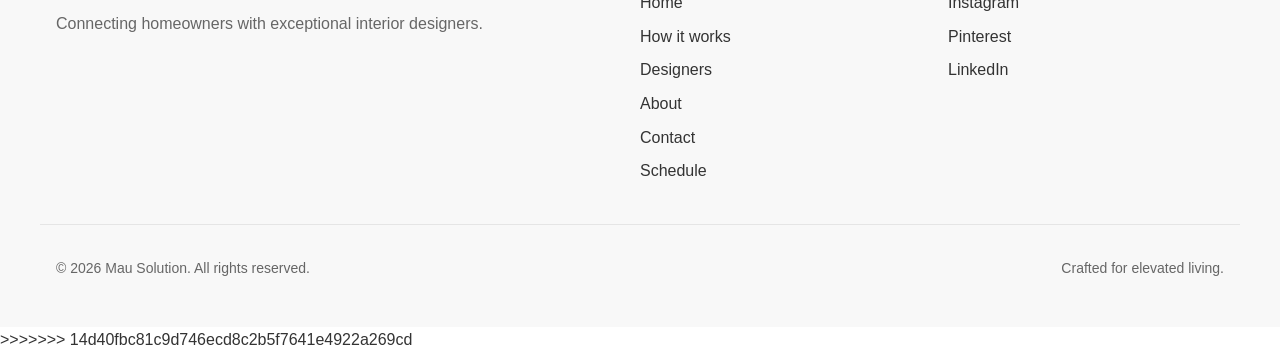
<file: schedule-call.html>
<<<<<<< HEAD
<!DOCTYPE html>
<html lang="en">
<head>
  <meta charset="UTF-8" />
  <meta name="viewport" content="width=device-width, initial-scale=1.0" />
  <title>Schedule a Call | Mau Solution</title>
  <link rel="stylesheet" href="styles.css" />
</head>
<body>
  <header class="site-header">
    <div class="container header-inner">
      <a href="index.html" class="brand" aria-label="Mau Solution home"><span class="brand-mark">MS</span><span class="brand-text">Mau Solution</span></a>
      <nav class="main-nav" aria-label="Primary navigation">
        <ul class="nav-list">
          <li><a href="index.html">Home</a></li>
          <li><a href="how-it-works.html">How it works</a></li>
          <li><a href="designers.html">Designers</a></li>
          <li><a href="about.html">About</a></li>
          <li><a href="contact.html">Contact</a></li>
          <li><a href="schedule-call.html">Schedule</a></li>
        </ul>
      </nav>
      <a href="schedule-call.html" class="btn btn-secondary">Schedule a call</a>
    </div>
  </header>

  <main class="container" style="padding: 3rem 0;">
    <section>
      <div class="section-heading" style="text-align:left;">
        <p class="eyebrow">Schedule a call</p>
        <h1 class="section-title">Let’s plan your design kickoff</h1>
        <p class="section-intro">Choose the best time and share your goals; we’ll align you with a designer who matches your style and timeline.</p>
      </div>

      <form id="scheduleForm" class="schedule-form">
        <label>Name
          <input type="text" name="Name" required>
        </label>

        <label>Email
          <input type="email" name="Email" required>
        </label>

        <label>Phone
          <input type="tel" name="Phone" placeholder="(123) 456-7890" required>
        </label>

        <label>Preferred designer
          <select name="Designer">
            <option value="elena">Elena Vasquez</option>
            <option value="marcus">Marcus Chen</option>
            <option value="sophia">Sophia Williams</option>
            <option value="any">No preference</option>
          </select>
        </label>

        <label>Preferred date
          <input type="date" name="Date" required>
        </label>

        <label>Preferred time
          <input type="time" name="Time" required>
        </label>

        <label>Project type
          <select name="ProjectType" required>
            <option value="residential">Residential</option>
            <option value="commercial">Commercial</option>
            <option value="renovation">Renovation</option>
            <option value="newbuild">New build</option>
          </select>
        </label>

        <label>Brief description
          <textarea name="Message" rows="5" required></textarea>
        </label>

        <button type="submit" class="btn btn-primary">Submit request</button>
      </form>

      <div class="schedule-help" style="margin-top:1.5rem;">
        <p>Prefer a direct call? Email <a href="mailto:hello@mausolution.com">hello@mausolution.com</a> or call <a href="tel:+12125551234">+1 (212) 555-1234</a>.</p>
      </div>
    </section>
  </main>

  <script>
    document.getElementById('scheduleForm').addEventListener('submit', function(event) {
      event.preventDefault();
      const msg = document.createElement('div');
      msg.style.margin = '1rem 0';
      msg.style.padding = '1rem';
      msg.style.border = '1px solid #8b5a3c';
      msg.style.borderRadius = '0.5rem';
      msg.style.background = '#fff8ee';
      msg.textContent = 'Thanks! Your scheduling request has been received. We will email you shortly with confirmation.';
      this.parentNode.insertBefore(msg, this.nextSibling);
      this.reset();
    });
  </script>

  <footer class="site-footer">
    <div class="container footer-grid">
      <div class="footer-brand">
        <a href="index.html" class="brand"><span class="brand-mark">MS</span><span class="brand-text">Mau Solution</span></a>
        <p>Connecting homeowners with exceptional interior designers.</p>
      </div>
      <nav class="footer-nav" aria-label="Footer navigation">
        <p class="footer-title">Explore</p>
        <ul>
          <li><a href="index.html">Home</a></li>
          <li><a href="how-it-works.html">How it works</a></li>
          <li><a href="designers.html">Designers</a></li>
          <li><a href="about.html">About</a></li>
          <li><a href="contact.html">Contact</a></li>
          <li><a href="schedule-call.html">Schedule</a></li>
        </ul>
      </nav>
      <div class="footer-social">
        <p class="footer-title">Follow</p>
        <ul>
          <li><a href="#">Instagram</a></li>
          <li><a href="#">Pinterest</a></li>
          <li><a href="#">LinkedIn</a></li>
        </ul>
      </div>
    </div>
    <div class="container footer-bottom">
      <p>© 2026 Mau Solution. All rights reserved.</p>
      <p>Crafted for elevated living.</p>
    </div>
  </footer>
</body>
=======
<!DOCTYPE html>
<html lang="en">
<head>
  <meta charset="UTF-8" />
  <meta name="viewport" content="width=device-width, initial-scale=1.0" />
  <title>Schedule a Call | Mau Solution</title>
  <link rel="stylesheet" href="styles.css" />
</head>
<body>
  <header class="site-header">
    <div class="container header-inner">
      <a href="index.html" class="brand" aria-label="Mau Solution home"><span class="brand-mark">MS</span><span class="brand-text">Mau Solution</span></a>
      <nav class="main-nav" aria-label="Primary navigation">
        <ul class="nav-list">
          <li><a href="index.html">Home</a></li>
          <li><a href="how-it-works.html">How it works</a></li>
          <li><a href="designers.html">Designers</a></li>
          <li><a href="about.html">About</a></li>
          <li><a href="contact.html">Contact</a></li>
          <li><a href="schedule-call.html">Schedule</a></li>
        </ul>
      </nav>
      <a href="schedule-call.html" class="btn btn-secondary">Schedule a call</a>
    </div>
  </header>

  <main class="container" style="padding: 3rem 0;">
    <section>
      <div class="section-heading" style="text-align:left;">
        <p class="eyebrow">Schedule a call</p>
        <h1 class="section-title">Let’s plan your design kickoff</h1>
        <p class="section-intro">Choose the best time and share your goals; we’ll align you with a designer who matches your style and timeline.</p>
      </div>

      <form id="scheduleForm" class="schedule-form">
        <label>Name
          <input type="text" name="Name" required>
        </label>

        <label>Email
          <input type="email" name="Email" required>
        </label>

        <label>Phone
          <input type="tel" name="Phone" placeholder="(123) 456-7890" required>
        </label>

        <label>Preferred designer
          <select name="Designer">
            <option value="elena">Elena Vasquez</option>
            <option value="marcus">Marcus Chen</option>
            <option value="sophia">Sophia Williams</option>
            <option value="any">No preference</option>
          </select>
        </label>

        <label>Preferred date
          <input type="date" name="Date" required>
        </label>

        <label>Preferred time
          <input type="time" name="Time" required>
        </label>

        <label>Project type
          <select name="ProjectType" required>
            <option value="residential">Residential</option>
            <option value="commercial">Commercial</option>
            <option value="renovation">Renovation</option>
            <option value="newbuild">New build</option>
          </select>
        </label>

        <label>Brief description
          <textarea name="Message" rows="5" required></textarea>
        </label>

        <button type="submit" class="btn btn-primary">Submit request</button>
      </form>

      <div class="schedule-help" style="margin-top:1.5rem;">
        <p>Prefer a direct call? Email <a href="mailto:hello@mausolution.com">hello@mausolution.com</a> or call <a href="tel:+12125551234">+1 (212) 555-1234</a>.</p>
      </div>
    </section>
  </main>

  <script>
    document.getElementById('scheduleForm').addEventListener('submit', function(event) {
      event.preventDefault();
      const msg = document.createElement('div');
      msg.style.margin = '1rem 0';
      msg.style.padding = '1rem';
      msg.style.border = '1px solid #8b5a3c';
      msg.style.borderRadius = '0.5rem';
      msg.style.background = '#fff8ee';
      msg.textContent = 'Thanks! Your scheduling request has been received. We will email you shortly with confirmation.';
      this.parentNode.insertBefore(msg, this.nextSibling);
      this.reset();
    });
  </script>

  <footer class="site-footer">
    <div class="container footer-grid">
      <div class="footer-brand">
        <a href="index.html" class="brand"><span class="brand-mark">MS</span><span class="brand-text">Mau Solution</span></a>
        <p>Connecting homeowners with exceptional interior designers.</p>
      </div>
      <nav class="footer-nav" aria-label="Footer navigation">
        <p class="footer-title">Explore</p>
        <ul>
          <li><a href="index.html">Home</a></li>
          <li><a href="how-it-works.html">How it works</a></li>
          <li><a href="designers.html">Designers</a></li>
          <li><a href="about.html">About</a></li>
          <li><a href="contact.html">Contact</a></li>
          <li><a href="schedule-call.html">Schedule</a></li>
        </ul>
      </nav>
      <div class="footer-social">
        <p class="footer-title">Follow</p>
        <ul>
          <li><a href="#">Instagram</a></li>
          <li><a href="#">Pinterest</a></li>
          <li><a href="#">LinkedIn</a></li>
        </ul>
      </div>
    </div>
    <div class="container footer-bottom">
      <p>© 2026 Mau Solution. All rights reserved.</p>
      <p>Crafted for elevated living.</p>
    </div>
  </footer>
</body>
>>>>>>> 14d40fbc81c9d746ecd8c2b5f7641e4922a269cd
</html>
</file>
<file: styles.css>
/* Reset and base styles */
*,
*::before,
*::after {
  box-sizing: border-box;
}

body {
  margin: 0;
  font-family: 'Inter', sans-serif;
  line-height: 1.6;
  color: #333;
  background-color: #fff;
}

h1, h2, h3, h4, h5, h6 {
  font-family: 'Cormorant Garamond', serif;
  font-weight: 600;
  line-height: 1.2;
  margin: 0 0 1rem 0;
}

p {
  margin: 0 0 1rem 0;
}

a {
  color: inherit;
  text-decoration: none;
}

img {
  max-width: 100%;
  height: auto;
}
.brand-logo {
  height: 45px;   /* main control — adjust between 30–60px */
  width: auto;
  object-fit: contain;
}

/* Container */
.container {
  max-width: 1200px;
  margin: 0 auto;
  padding: 0 1rem;
}

/* Buttons */
.btn {
  display: inline-block;
  padding: 0.75rem 1.5rem;
  border-radius: 0.25rem;
  font-weight: 600;
  text-align: center;
  transition: all 0.3s ease;
  cursor: pointer;
}

.btn-primary {
  background-color: #8b5a3c;
  color: #fff;
  border: 1px solid #8b5a3c;
}

.btn-primary:hover {
  background-color: #6d4429;
}

.btn-secondary {
  background-color: transparent;
  color: #8b5a3c;
  border: 1px solid #8b5a3c;
}

.btn-secondary:hover {
  background-color: #8b5a3c;
  color: #fff;
}

/* Header */
.site-header {
  padding: 1rem 0;
  border-bottom: 1px solid #e5e5e5;
}

.header-inner {
  display: flex;
  align-items: center;
  justify-content: space-between;
}

.brand {
  display: flex;
  align-items: center;
  font-size: 1.5rem;
  font-weight: 700;
  color: #8b5a3c;
}

.brand-mark {
  background-color: #8b5a3c;
  color: #fff;
  padding: 0.25rem 0.5rem;
  margin-right: 0.5rem;
  border-radius: 0.25rem;
}

.main-nav .nav-list {
  display: flex;
  list-style: none;
  margin: 0;
  padding: 0;
  gap: 2rem;
}

/* Hero */
/* HERO CLEAN REDESIGN */
.hero {
  position: relative;
  padding: 6rem 0;
  background: #f9f7f5;
  background-image: url('assets/sofa.png');
  background-size: cover;
  background-position: center;
  background-repeat: no-repeat;
  color: #fff;
}

.hero::before {
  content: "";
  position: absolute;
  inset: 0;
  background: rgba(30, 28, 25, 0.55);
  z-index: 1;
  pointer-events: none;
}

.hero-grid {
  position: relative;
  z-index: 2;
  display: grid;
  grid-template-columns: 1.1fr 1fr;
  gap: 4rem;
  align-items: center;
}

.hero-copy {
  background: rgba(0, 0, 0, 0.40);
  border-radius: 1rem;
  padding: 2rem;
  max-width: 600px;
}

.hero-copy .eyebrow {
  color: #f6f5f2;
  font-weight: 600;
  text-transform: uppercase;
  letter-spacing: 0.1em;
  font-size: 0.8rem;
  margin-bottom: 1rem;
  text-shadow: 0 2px 8px rgba(0,0,0,0.65);
}

.hero h1 {
  font-size: 3rem;
  line-height: 1.2;
  margin-bottom: 1.5rem;
  color: #fff;
  text-shadow: 0 2px 10px rgba(0,0,0,0.65);
}

.hero-text {
  font-size: 1.1rem;
  color: #f4f1ed;
  margin-bottom: 2rem;
  max-width: 500px;
  text-shadow: 0 2px 8px rgba(0,0,0,0.55);
}

.hero-actions {
  display: flex;
  gap: 1rem;
  margin-bottom: 2.5rem;
}

/* IMAGE SIDE */
.hero-media img {
  width: 100%;
  border-radius: 1rem;
  box-shadow: 0 10px 20px rgba(0,0,0,0.05); /* smaller shadow */
  display: block;
}

/* STATS */
.hero-stats {
  display: flex;
  gap: 1.5rem;
}

.stat {
  background: #fff;
  padding: 1.2rem;
  border-radius: 0.75rem;
  text-align: center;
  flex: 1;
  box-shadow: 0 5px 20px rgba(0,0,0,0.05);
}

.process-item, .step-card, .designer-card {
  background-color: #ffffff;
  color: #333;
  border-radius: 0.75rem;
  box-shadow: 0 16px 35px rgba(0,0,0,0.08);
  transition: transform 0.3s ease, box-shadow 0.3s ease;
}

.process-item:hover, .step-card:hover, .designer-card:hover {
  transform: translateY(-4px);
  box-shadow: 0 22px 45px rgba(0,0,0,0.12);
}

.stat h3 {
  font-size: 1.8rem;
  color: #8b5a3c;
}

.stat p {
  font-size: 0.85rem;
  color: #666;
}

/* RESPONSIVE */
@media (max-width: 768px) {
  .hero-grid {
    grid-template-columns: 1fr;
  }

  .hero h1 {
    font-size: 2rem;
  }

  .hero-stats {
    flex-direction: column;
  }
}
/* Form helpers */
.schedule-form,
.contact-form {
  display: grid;
  gap: 1rem;
  max-width: 640px;
}

.schedule-form label,
.contact-form label {
  display: grid;
  gap: 0.5rem;
  font-weight: 500;
}

.schedule-form input,
.schedule-form select,
.schedule-form textarea,
.contact-form input,
.contact-form select,
.contact-form textarea {
  width: 100%;
  padding: 0.75rem;
  border: 1px solid #ccc;
  border-radius: 0.25rem;
  background-color: #fff;
}

.schedule-form button,
.contact-form button {
  width: fit-content;
}
/* Process strip */
.process-strip {
  background-color: #fff !important; /* solid white */
  background-image: none !important;
  padding: 4rem 0;
  position: relative; /* keep it above other content */
  z-index: 10; /* ensure it’s above any overlapping elements */
}

.process-strip-inner {
  display: flex;
  justify-content: space-between;
  gap: 2rem;
}

.process-item {
  display: flex;
  align-items: flex-start;
  gap: 1rem;
  flex: 1;
}

.process-image {
  margin: 0;
  width: 80px;
  height: 80px;
  border-radius: 0.5rem;
  overflow: hidden;
}

.process-image img {
  width: 100%;
  height: 100%;
  object-fit: cover;
}

.process-number {
  background-color: transparent !important;
  color: #8b5a3c;
  width: 2rem;
  height: 2rem;
  border-radius: 50%;
  display: flex;
  align-items: center;
  justify-content: center;
  font-weight: 700;
  flex-shrink: 0;
  border: 2px solid #8b5a3c;
  box-shadow: none !important;
}

/* How it works */
.how-it-works {
  padding: 4rem 0;
}

.section-heading {
  text-align: center;
  margin-bottom: 3rem;
}

.section-title {
  font-size: 2.5rem;
  margin-bottom: 1rem;
}

.section-intro {
  font-size: 1.125rem;
  color: #666;
  max-width: 600px;
  margin: 0 auto;
}

.steps-grid {
  display: grid;
  grid-template-columns: repeat(auto-fit, minmax(300px, 1fr));
  gap: 2rem;
}

.step-card {
  background-color: #f8f8f8;
  padding: 2rem;
  border-radius: 0.5rem;
}

.step-image {
  margin-bottom: 1.5rem;
}

.step-label {
  color: #8b5a3c;
  font-weight: 600;
  text-transform: uppercase;
  letter-spacing: 0.1em;
  font-size: 0.875rem;
  margin-bottom: 0.5rem;
}

/* Featured designers */
.featured-designers {
  padding: 4rem 0;
  background-color: #f8f8f8;
}

.section-heading-row {
  display: flex;
  justify-content: center;
  align-items: flex-start;
  margin-bottom: 3rem;
}

.designers-grid {
  display: grid;
  grid-template-columns: repeat(auto-fit, minmax(300px, 1fr));
  gap: 2rem;
}

.designer-card {
  background-color: #fff;
  padding: 2rem;
  border-radius: 0.5rem;
  box-shadow: 0 2px 10px rgba(0,0,0,0.1);
}

.designer-image {
  max-width: 100%;
  width: 300px;   /* or 50%, etc. */
  height: auto;
  margin-bottom: 1.5rem;
}
.designer-image img {
  width: 100%;
  height: 100%;
  object-fit: cover; /* VERY IMPORTANT */
  display: block;
}

.designer-meta {
  display: flex;
  justify-content: space-between;
  align-items: center;
  margin-bottom: 1rem;
}

.designer-location {
  color: #666;
  font-size: 0.875rem;
}

.designer-rating {
  color: #8b5a3c;
  font-weight: 600;
}

.designer-style {
  color: #8b5a3c;
  font-weight: 600;
  margin-bottom: 0.5rem;
}

.image-gallery {
  padding: 4rem 0;
  background-color: #fff;
}

.image-gallery .section-heading {
  text-align: center;
  margin-bottom: 2rem;
}

.gallery-grid {
  display: grid;
  grid-template-columns: repeat(auto-fit, minmax(180px, 1fr));
  gap: 1rem;
}

.gallery-item {
  overflow: hidden;
  border-radius: 0.75rem;
  box-shadow: 0 2px 10px rgba(0,0,0,0.12);
}

.gallery-item img {
  display: block;
  width: 100%;
  height: 180px;
  object-fit: cover;
}

.text-link {
  color: #8b5a3c;
  font-weight: 600;
  text-decoration: underline;
}

/* Testimonials */
.testimonials {
  padding: 4rem 0;
  text-align: center;
  background-color: #8b5a3c;
  color: #fff;
}

.testimonial-wrap {
  max-width: 800px;
}

.testimonials .eyebrow {
  color: #fff;
}

.testimonials blockquote {
  font-size: 1.25rem;
  font-style: italic;
  margin: 2rem 0;
}

.testimonial-author {
  font-weight: 600;
}

/* CTA */
.cta-section {
  padding: 4rem 0;
}

.cta-inner {
  display: grid;
  grid-template-columns: 1fr 1fr;
  gap: 4rem;
  align-items: center;
}

.cta-actions {
  display: flex;
  flex-direction: column;
  gap: 1rem;
}

/* Footer */
.site-footer {
  padding: 4rem 0 2rem;
  background-color: #f8f8f8;
  border-top: 1px solid #e5e5e5;
}

.footer-grid {
  display: grid;
  grid-template-columns: 2fr 1fr 1fr;
  gap: 2rem;
  margin-bottom: 2rem;
}

.footer-brand p {
  color: #666;
  margin-top: 1rem;
}

.footer-title {
  font-weight: 600;
  margin-bottom: 1rem;
}

.footer-nav ul,
.footer-social ul {
  list-style: none;
  padding: 0;
  margin: 0;
}

.footer-nav li,
.footer-social li {
  margin-bottom: 0.5rem;
}

.footer-bottom {
  display: flex;
  justify-content: space-between;
  padding-top: 2rem;
  border-top: 1px solid #e5e5e5;
  color: #666;
  font-size: 0.875rem;
}

/* Responsive */
@media (max-width: 768px) {
  .hero-grid,
  .cta-inner {
    grid-template-columns: 1fr;
    gap: 2rem;
  }

  .header-inner {
    flex-direction: column;
    gap: 1rem;
  }

  .main-nav .nav-list {
    gap: 1rem;
  }

  .hero h1 {
    font-size: 2rem;
  }

  .section-title {
    font-size: 2rem;
  }

  .process-strip-inner {
    flex-direction: column;
  }

  .section-heading-row {
    flex-direction: column;
    gap: 1rem;
  }

  .footer-grid {
    grid-template-columns: 1fr;
    gap: 1rem;
  }

  .footer-bottom {
    flex-direction: column;
    gap: 1rem;
    text-align: center;
  }
}
</file>
